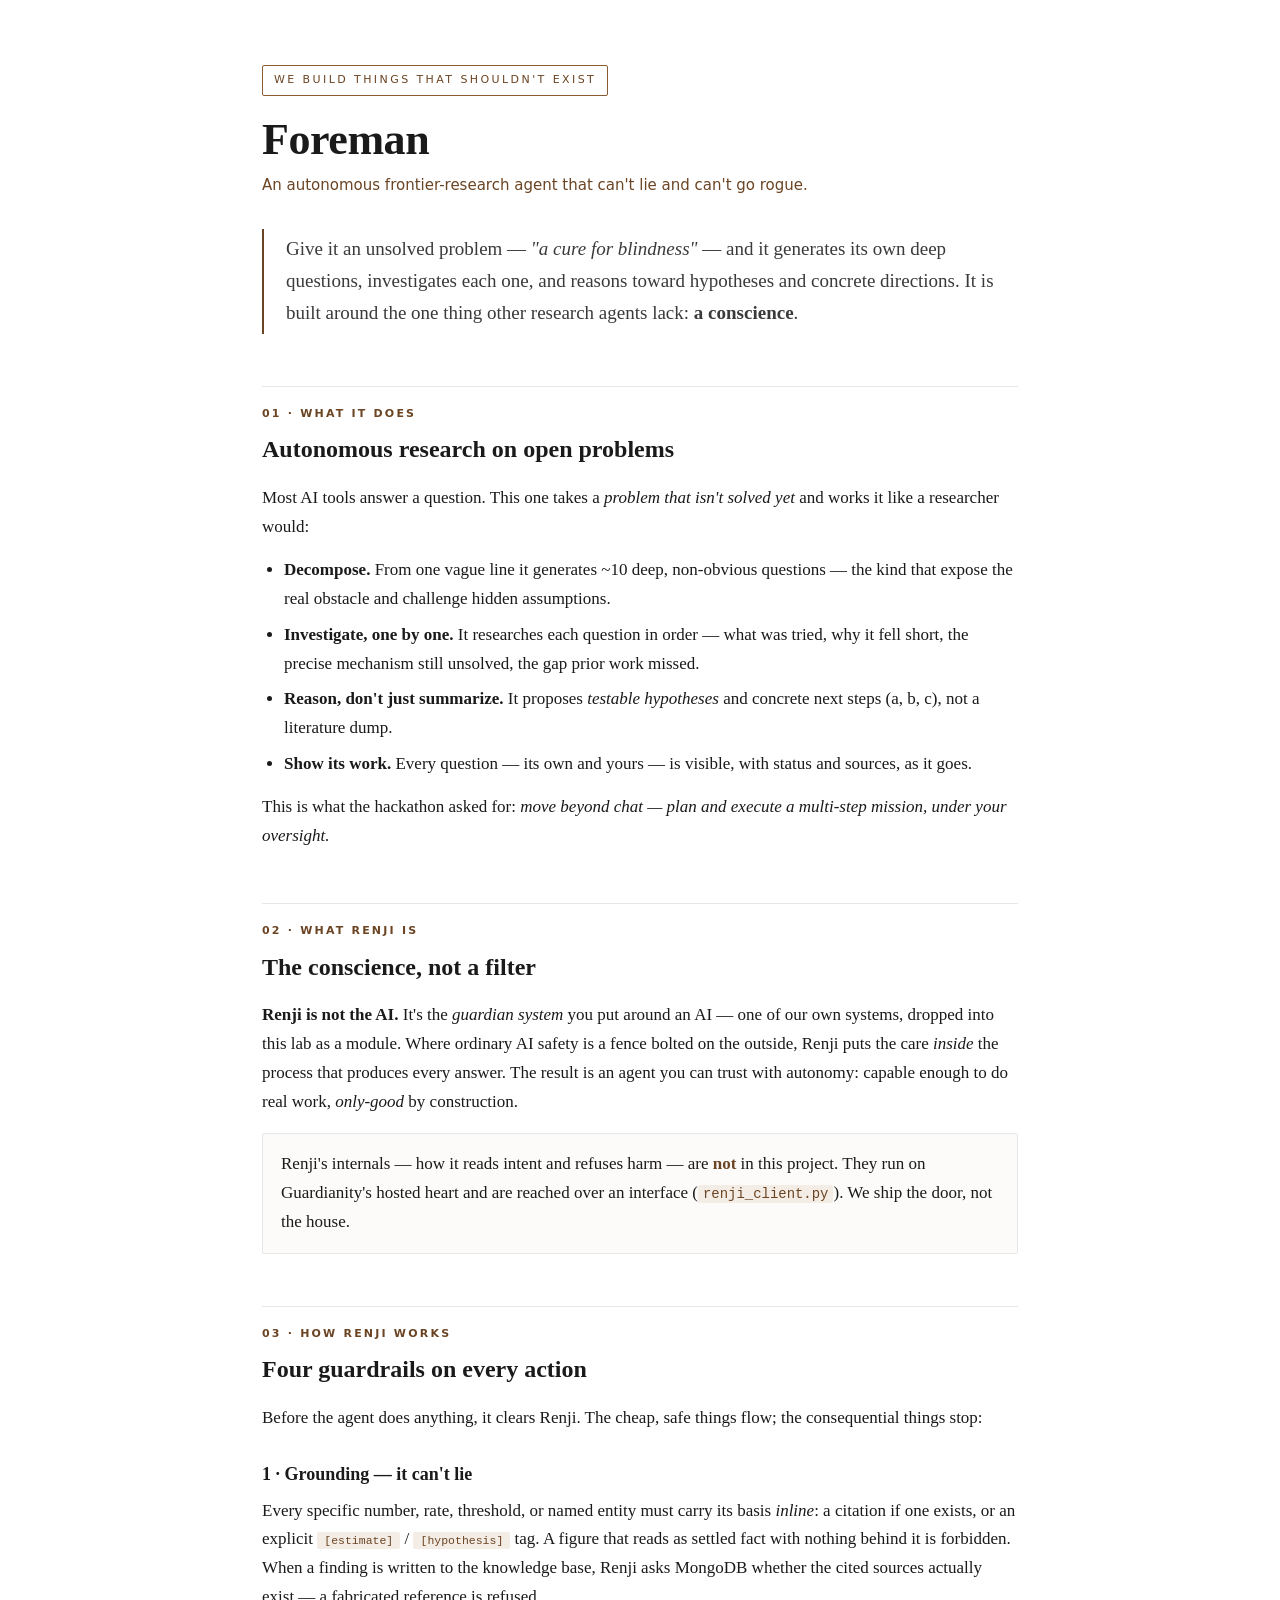
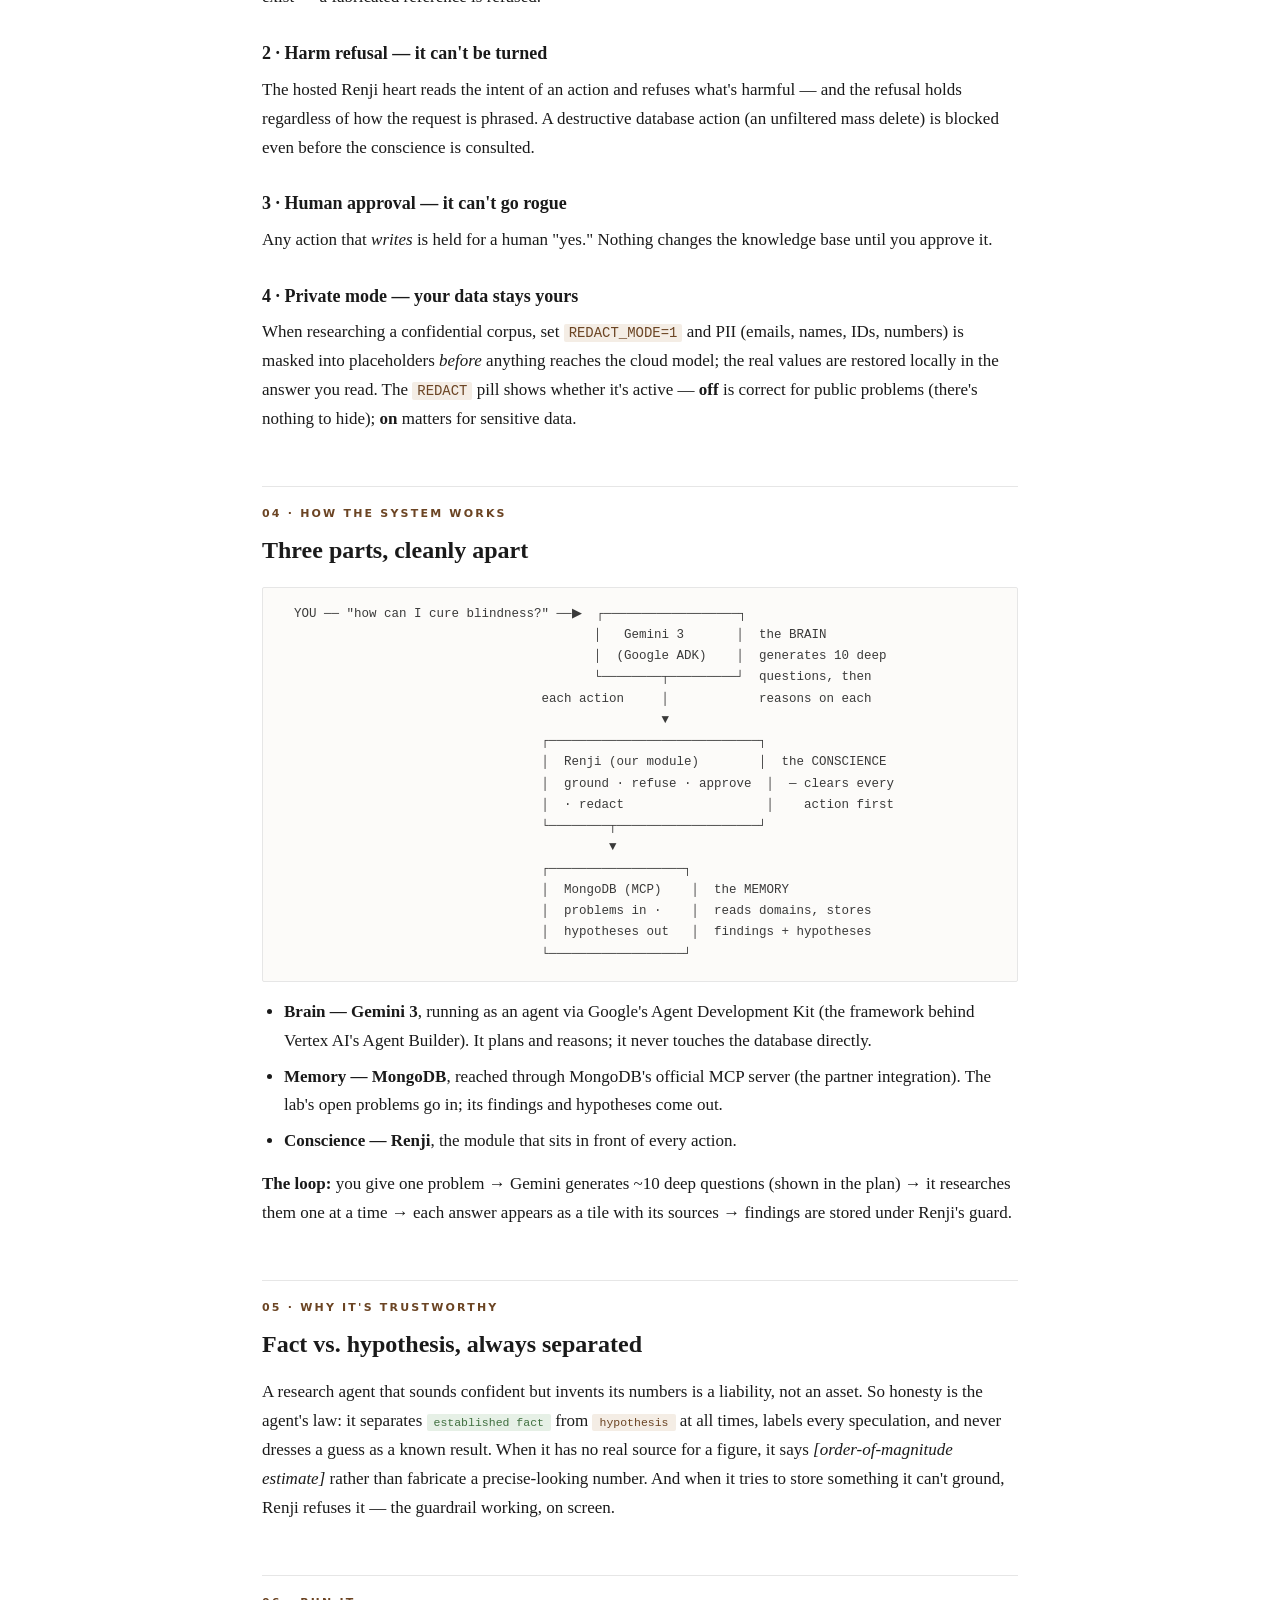
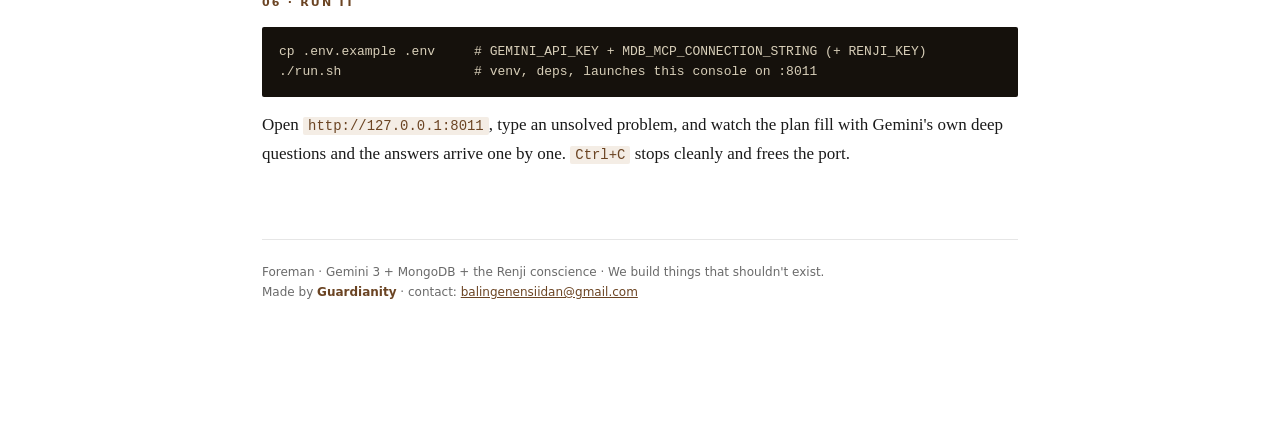
<file: web/docs.html>
<!DOCTYPE html>
<html lang="en">
<head>
<meta charset="UTF-8">
<meta name="viewport" content="width=device-width, initial-scale=1.0">
<title>Foreman — Documentation</title>
<style>
  :root{--bg:#fff;--ink:#1a1a1a;--soft:#3a3a3a;--grey:#6a6a6a;--line:#e6e6e6;--brown:#6b4423;
    --brown-soft:#8a5a30;--tint:#f4ede5;--rust:#9c3b1b;--green:#3f6f3f;--blue:#2d5a7a;--r:2px;
    --serif:Georgia,'Times New Roman',serif;--sans:system-ui,-apple-system,"Segoe UI",sans-serif;--mono:'JetBrains Mono',ui-monospace,Menlo,monospace;}
  *{box-sizing:border-box;margin:0;padding:0;}
  body{background:var(--bg);color:var(--ink);font-family:var(--serif);font-size:17px;line-height:1.7;}
  .wrap{max-width:820px;margin:0 auto;padding:64px 32px 120px;}
  a{color:var(--brown);}
  code{font-family:var(--mono);font-size:.82em;background:var(--tint);padding:1px 5px;border-radius:var(--r);color:var(--brown);}
  .slogan{font-family:var(--sans);font-size:11px;letter-spacing:.22em;text-transform:uppercase;color:var(--brown);border:1px solid var(--brown-soft);border-radius:var(--r);padding:5px 11px;display:inline-block;margin-bottom:20px;}
  h1{font-size:44px;line-height:1.08;font-weight:700;letter-spacing:-.01em;margin-bottom:10px;}
  .sub{font-family:var(--sans);font-size:15px;color:var(--brown);margin-bottom:30px;}
  .lead{font-size:19px;color:var(--soft);border-left:2px solid var(--brown);padding:4px 0 4px 22px;margin-bottom:30px;}
  h2{font-size:24px;font-weight:700;margin-top:52px;margin-bottom:14px;padding-top:18px;border-top:1px solid var(--line);}
  h2 .n{font-family:var(--sans);font-size:11px;letter-spacing:.2em;color:var(--brown);display:block;margin-bottom:6px;font-weight:600;}
  h3{font-size:18px;font-weight:700;margin-top:26px;margin-bottom:7px;}
  p{margin-bottom:14px;} ul{margin:0 0 14px 22px;} li{margin-bottom:7px;}
  .card{background:#fcfbf9;border:1px solid var(--line);border-radius:var(--r);padding:16px 18px;margin:16px 0;}
  .card b{color:var(--brown);}
  pre{background:#15110c;color:#d8cfb9;font-family:var(--mono);font-size:13px;line-height:1.55;padding:15px 17px;border-radius:var(--r);overflow:auto;margin:14px 0;white-space:pre;}
  .flow{font-family:var(--mono);font-size:12.5px;color:var(--soft);background:#fcfbf9;border:1px solid var(--line);border-radius:var(--r);padding:16px;white-space:pre;overflow:auto;margin:16px 0;}
  .tag{font-family:var(--mono);font-size:11.5px;padding:2px 7px;border-radius:var(--r);}
  .tag.fact{background:#e6f0e6;color:var(--green);} .tag.hyp{background:var(--tint);color:var(--brown);}
  footer{margin-top:70px;padding-top:22px;border-top:1px solid var(--line);font-family:var(--sans);font-size:12px;color:var(--grey);}
</style>
</head>
<body>
<div class="wrap">
  <div class="slogan">We build things that shouldn't exist</div>
  <h1>Foreman</h1>
  <div class="sub">An autonomous frontier-research agent that can't lie and can't go rogue.</div>

  <div class="lead">Give it an unsolved problem — <em>"a cure for blindness"</em> — and it generates its own deep
    questions, investigates each one, and reasons toward hypotheses and concrete directions. It is built around
    the one thing other research agents lack: <strong>a conscience</strong>.</div>

  <h2><span class="n">01 · WHAT IT DOES</span>Autonomous research on open problems</h2>
  <p>Most AI tools answer a question. This one takes a <em>problem that isn't solved yet</em> and works it like a
    researcher would:</p>
  <ul>
    <li><b>Decompose.</b> From one vague line it generates ~10 deep, non-obvious questions — the kind that expose the real obstacle and challenge hidden assumptions.</li>
    <li><b>Investigate, one by one.</b> It researches each question in order — what was tried, why it fell short, the precise mechanism still unsolved, the gap prior work missed.</li>
    <li><b>Reason, don't just summarize.</b> It proposes <em>testable hypotheses</em> and concrete next steps (a, b, c), not a literature dump.</li>
    <li><b>Show its work.</b> Every question — its own and yours — is visible, with status and sources, as it goes.</li>
  </ul>
  <p>This is what the hackathon asked for: <em>move beyond chat — plan and execute a multi-step mission, under your oversight.</em></p>

  <h2><span class="n">02 · WHAT RENJI IS</span>The conscience, not a filter</h2>
  <p><b>Renji is not the AI.</b> It's the <em>guardian system</em> you put around an AI — one of our own systems,
    dropped into this lab as a module. Where ordinary AI safety is a fence bolted on the outside, Renji puts the
    care <em>inside</em> the process that produces every answer. The result is an agent you can trust with
    autonomy: capable enough to do real work, <em>only-good</em> by construction.</p>
  <div class="card">Renji's internals — how it reads intent and refuses harm — are <b>not</b> in this project.
    They run on Guardianity's hosted heart and are reached over an interface (<code>renji_client.py</code>).
    We ship the door, not the house.</div>

  <h2><span class="n">03 · HOW RENJI WORKS</span>Four guardrails on every action</h2>
  <p>Before the agent does anything, it clears Renji. The cheap, safe things flow; the consequential things stop:</p>
  <h3>1 · Grounding — it can't lie</h3>
  <p>Every specific number, rate, threshold, or named entity must carry its basis <em>inline</em>: a citation if
    one exists, or an explicit <span class="tag hyp">[estimate]</span> / <span class="tag hyp">[hypothesis]</span>
    tag. A figure that reads as settled fact with nothing behind it is forbidden. When a finding is written to the
    knowledge base, Renji asks MongoDB whether the cited sources actually exist — a fabricated reference is refused.</p>
  <h3>2 · Harm refusal — it can't be turned</h3>
  <p>The hosted Renji heart reads the intent of an action and refuses what's harmful — and the refusal holds
    regardless of how the request is phrased. A destructive database action (an unfiltered mass delete) is blocked
    even before the conscience is consulted.</p>
  <h3>3 · Human approval — it can't go rogue</h3>
  <p>Any action that <em>writes</em> is held for a human "yes." Nothing changes the knowledge base until you approve it.</p>
  <h3>4 · Private mode — your data stays yours</h3>
  <p>When researching a confidential corpus, set <code>REDACT_MODE=1</code> and PII (emails, names, IDs, numbers) is
    masked into placeholders <em>before</em> anything reaches the cloud model; the real values are restored locally
    in the answer you read. The <code>REDACT</code> pill shows whether it's active — <b>off</b> is correct for public
    problems (there's nothing to hide); <b>on</b> matters for sensitive data.</p>

  <h2><span class="n">04 · HOW THE SYSTEM WORKS</span>Three parts, cleanly apart</h2>
  <div class="flow">  YOU ── "how can I cure blindness?" ──▶  ┌──────────────────┐
                                          │   Gemini 3       │  the BRAIN
                                          │  (Google ADK)    │  generates 10 deep
                                          └────────┬─────────┘  questions, then
                                   each action     │            reasons on each
                                                   ▼
                                   ┌────────────────────────────┐
                                   │  Renji (our module)        │  the CONSCIENCE
                                   │  ground · refuse · approve  │  — clears every
                                   │  · redact                   │    action first
                                   └────────┬───────────────────┘
                                            ▼
                                   ┌──────────────────┐
                                   │  MongoDB (MCP)    │  the MEMORY
                                   │  problems in ·    │  reads domains, stores
                                   │  hypotheses out   │  findings + hypotheses
                                   └──────────────────┘</div>
  <ul>
    <li><b>Brain — Gemini 3</b>, running as an agent via Google's Agent Development Kit (the framework behind Vertex AI's Agent Builder). It plans and reasons; it never touches the database directly.</li>
    <li><b>Memory — MongoDB</b>, reached through MongoDB's official MCP server (the partner integration). The lab's open problems go in; its findings and hypotheses come out.</li>
    <li><b>Conscience — Renji</b>, the module that sits in front of every action.</li>
  </ul>
  <p><b>The loop:</b> you give one problem → Gemini generates ~10 deep questions (shown in the plan) → it researches
    them one at a time → each answer appears as a tile with its sources → findings are stored under Renji's guard.</p>

  <h2><span class="n">05 · WHY IT'S TRUSTWORTHY</span>Fact vs. hypothesis, always separated</h2>
  <p>A research agent that sounds confident but invents its numbers is a liability, not an asset. So honesty is the
    agent's law: it separates <span class="tag fact">established fact</span> from
    <span class="tag hyp">hypothesis</span> at all times, labels every speculation, and never dresses a guess as a
    known result. When it has no real source for a figure, it says <em>[order-of-magnitude estimate]</em> rather than
    fabricate a precise-looking number. And when it tries to store something it can't ground, Renji refuses it —
    the guardrail working, on screen.</p>

  <h2><span class="n">06 · RUN IT</span></h2>
  <pre>cp .env.example .env     # GEMINI_API_KEY + MDB_MCP_CONNECTION_STRING (+ RENJI_KEY)
./run.sh                 # venv, deps, launches this console on :8011</pre>
  <p>Open <code>http://127.0.0.1:8011</code>, type an unsolved problem, and watch the plan fill with Gemini's own
    deep questions and the answers arrive one by one. <code>Ctrl+C</code> stops cleanly and frees the port.</p>

  <footer>Foreman · Gemini 3 + MongoDB + the Renji conscience · We build things that shouldn't exist.<br>
    Made by <b style="color:var(--brown)">Guardianity</b> · contact: <a href="mailto:balingenensiidan@gmail.com">balingenensiidan@gmail.com</a></footer>
</div>
</body>
</html>
</file>
